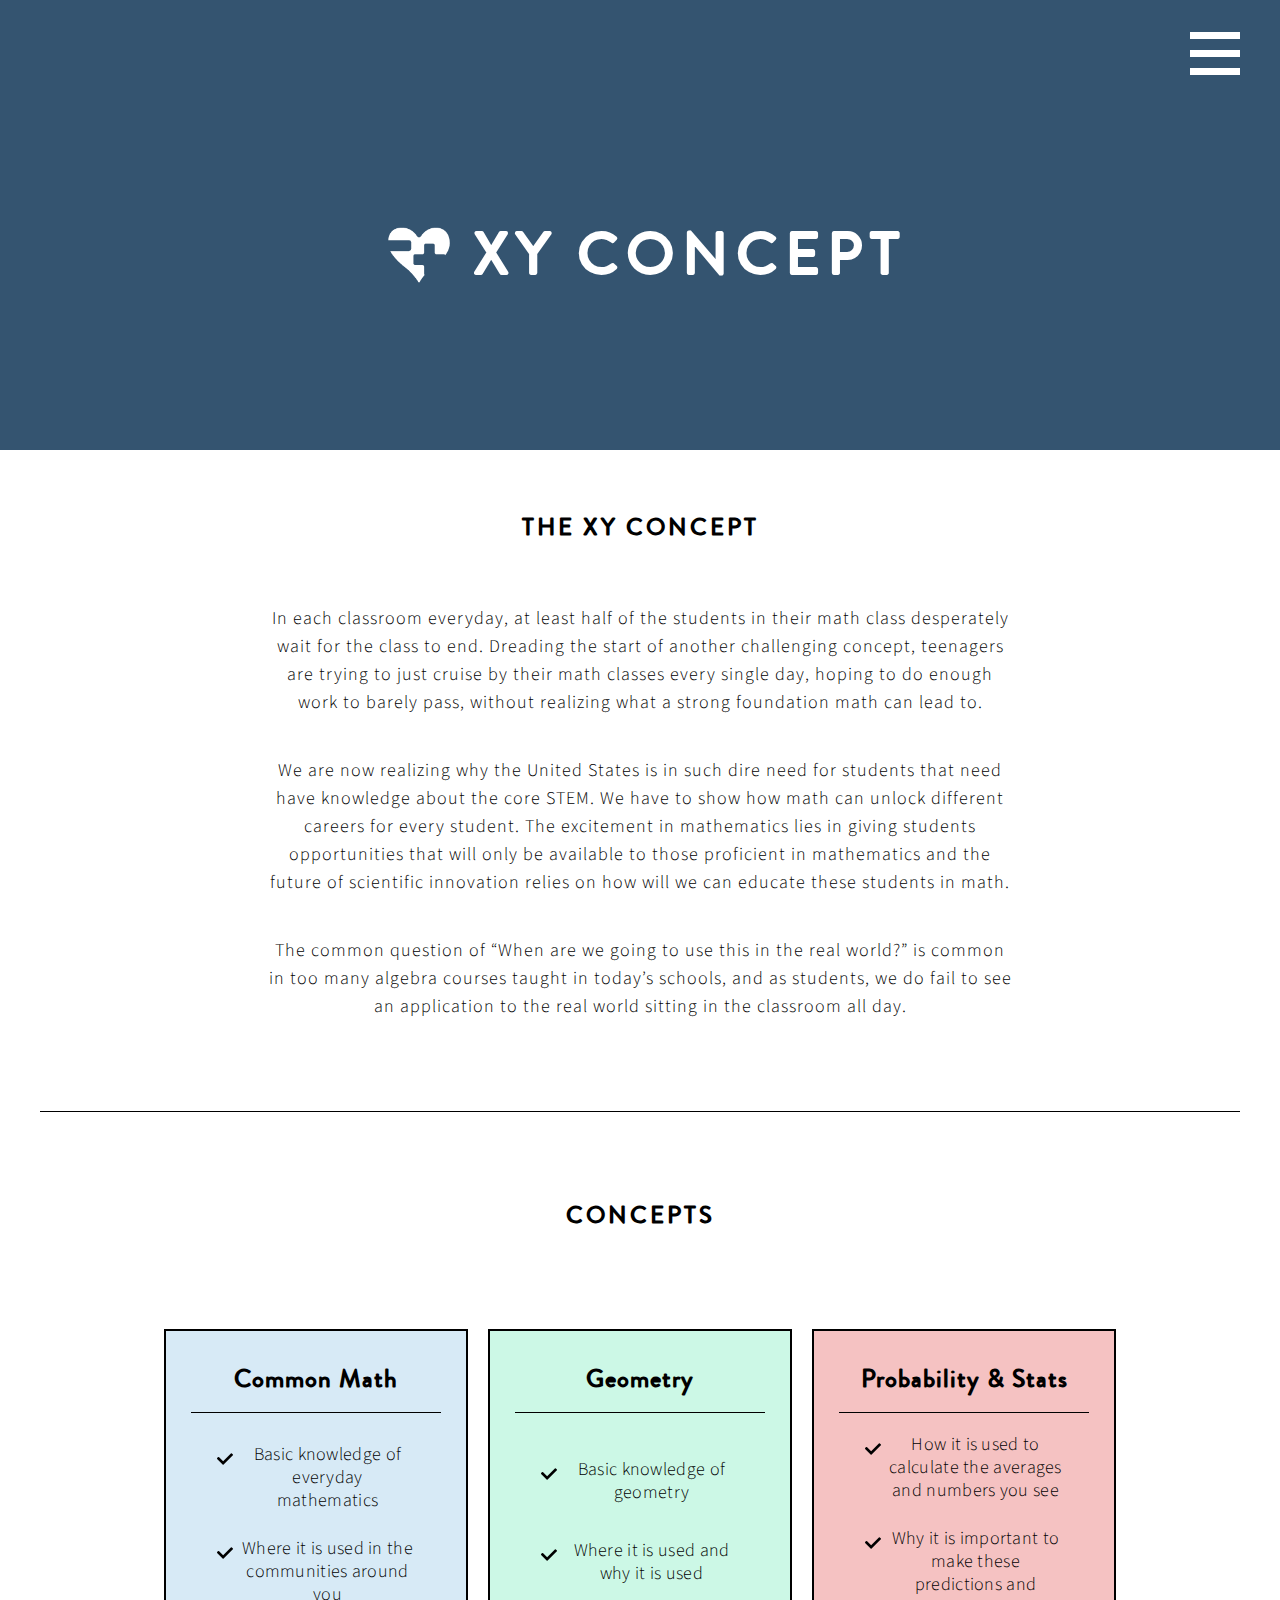
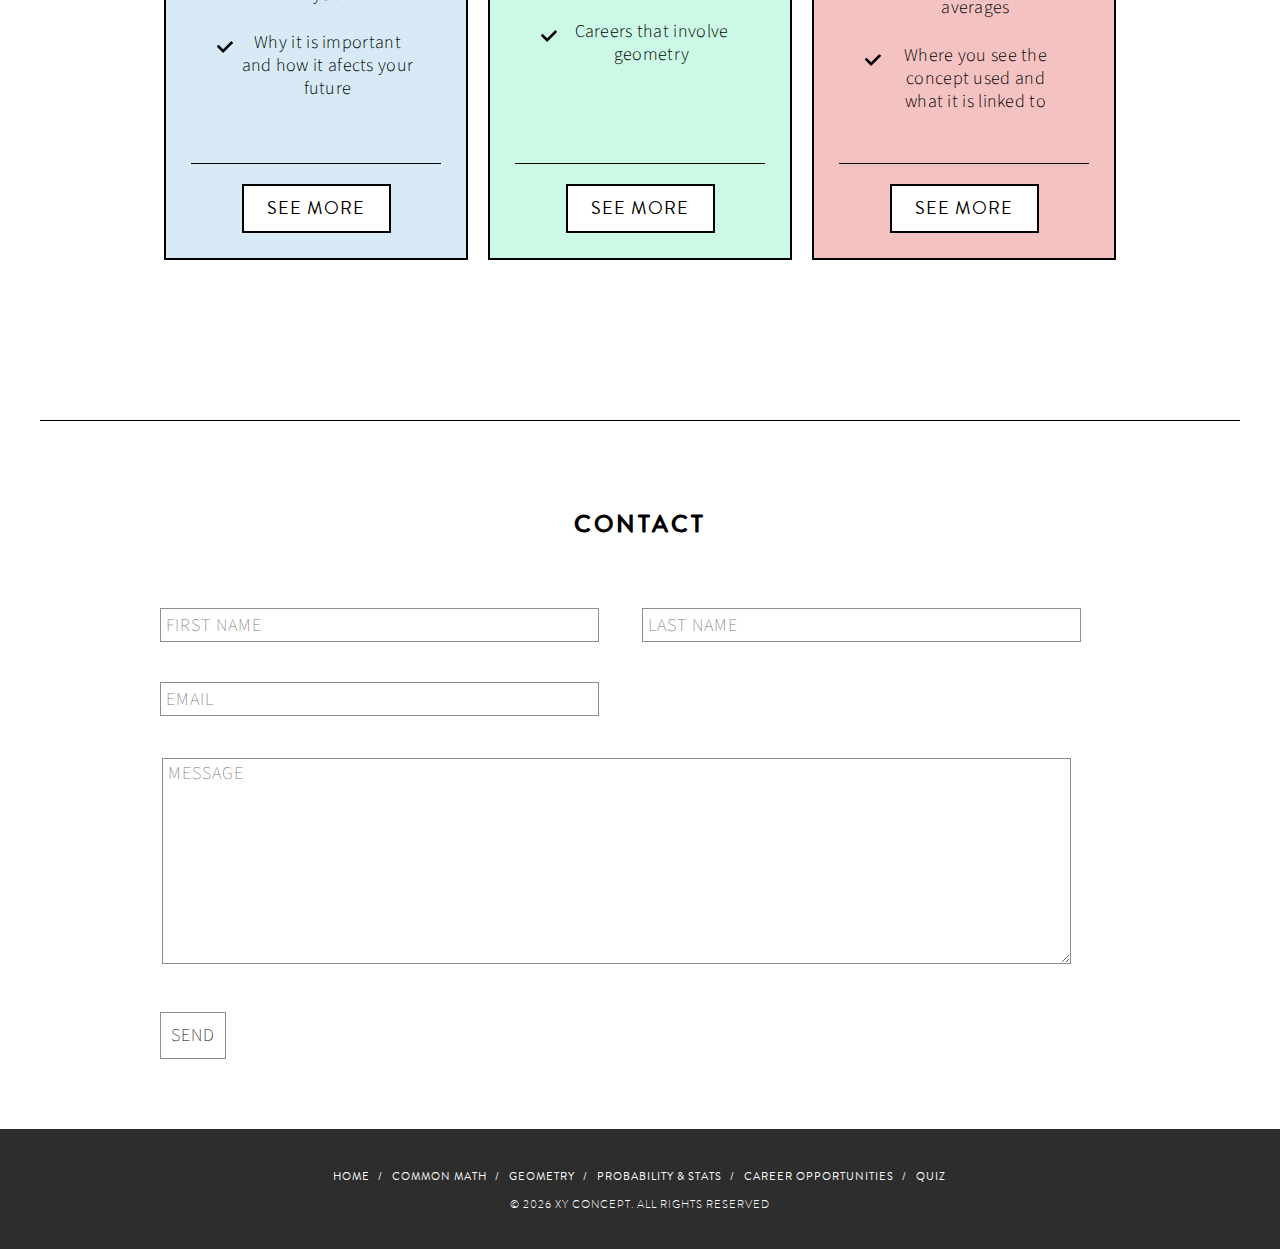
<file: index.html>
<!DOCTYPE html>
<html>

<head>
    <meta charset="UTF-8" />
    <link rel="stylesheet" type="text/css" href="css/style.css">
    <title>The XY Concept</title>
    <link href='https://fonts.googleapis.com/css?family=Source+Sans+Pro:400,200,300,600' rel='stylesheet' type='text/css'>
</head>

<body>
    <header class="home-header">
        <nav class="navigation-menu">
            <li><a href="index.html">Home</a></li>
            <li><a href="arithmetic.html">Common Math</a></li>
            <li><a href="geometry.html">Geometry</a></li>
            <li><a href="probability.html">Probability & Stats</a></li>
            <li><a href="careers.html">Career Opportunities</a></li>
            <li><a href="quiz.html">Quiz</a></li>
        </nav>
        <button class="c-hamburger c-hamburger--htx">
          <span>toggle menu</span>
        </button>
        <div class="home-logo">
            <img class="logo-icon" src="img/xy-icon-white.png">
            <h1 id="title">XY Concept</h1>
        </div>
    </header>
    <div class="home">
        <h2 class="sub-heading">The XY CONCEPT</h2>
        <p>In each classroom everyday, at least half of the students in their math class desperately wait for the class to end. Dreading the start of another challenging concept, teenagers are trying to just cruise by their math classes every single day, hoping to do enough work to barely pass, without realizing what a strong foundation math can lead to.</p>
        <p>We are now realizing why the United States is in such dire need for students that need have knowledge about the core STEM. We have to show how math can unlock different careers for every student. The excitement in mathematics lies in giving students opportunities that will only be available to those proficient in mathematics and the future of scientific innovation relies on how will we can educate these students in math. </p>
        <p id="third">The common question of “When are we going to use this in the real world?” is common in too many algebra courses taught in today’s schools, and as students, we do fail to see an application to the real world sitting in the classroom all day. </p>
        <!-- black line -->
        <div class="black-line"></div>
        <div class="concepts">
            <h1 id="concept-title" class="sub-heading">Concepts</h1>
            <div class="box-wrapper">
                <div class="common-box box">
                    <h3>Common Math</h3>
                    <div class="box-content">
                        <ul>
                            <li>Basic knowledge of everyday mathematics</li>
                            <li>Where it is used in the communities around you</li>
                            <li>Why it is important and how it afects your future</li>
                        </ul>
                    </div>
                    <a href="arithmetic.html">SEE MORE</a>
                </div>
                <div class="geo-box box">
                    <h3>Geometry</h3>
                    <div class="box-content">
                        <ul>
                            <li>Basic knowledge of geometry</li>
                            <li>Where it is used and why it is used</li>
                            <li>Careers that involve geometry</li>
                        </ul>
                    </div>
                    <a href="Geometry.html">SEE MORE</a>
                </div>
                <div class="prob-box box">
                    <h3>Probability & Stats</h3>
                    <div class="box-content">
                        <ul>
                            <li>How it is used to calculate the averages and numbers you see</li>
                            <li>Why it is important to make these predictions and averages</li>
                            <li>Where you see the concept used and what it is linked to</li>
                        </ul>
                    </div>
                    <a href="probability.html">SEE MORE</a>
                </div>
            </div>
        </div>
        <!-- black line -->
        <div class="black-line"></div>
        <div class="contact">
            <h1 id="contact-title" class="sub-heading">Contact</h1>
            <form action="//formspree.io/thexyconcept@gmail.com" method="POST">
                <input class="name" type="text" name="name" placeholder="First name" required class="center">
                <input class="name" type="text" name="name" placeholder="Last Name" required class="center">
                <input class="email" type="email" name="_replyto" placeholder="Email" required class="center">
                <textarea class="message" type="text" name="desc" placeholder="Message" required class="center"></textarea>
                <input type="submit" class="center send" value="SEND">
            </form>
        </div>
    </div>
    <footer>
        <li><a href="index.html">Home</a>/</li>
        <li><a href="arithmetic.html">Common Math</a>/</li>
        <li><a href="geometry.html">Geometry</a>/</li>
        <li><a href="probability.html">Probability & Stats</a>/</li>
        <li><a href="careers.html">Career Opportunities</a>/</li>
        <li><a href="quiz.html">Quiz</a></li>
        <p> &copy;
            <script type="text/javascript">
            document.write(new Date().getFullYear());
            </script> XY CONCEPT. ALL RIGHTS RESERVED</p>
        <script src="//code.jquery.com/jquery-1.12.0.min.js"></script>
        <script src="JS/min/script-min.js"></script>
    </footer>
</body>

</html>
</file>
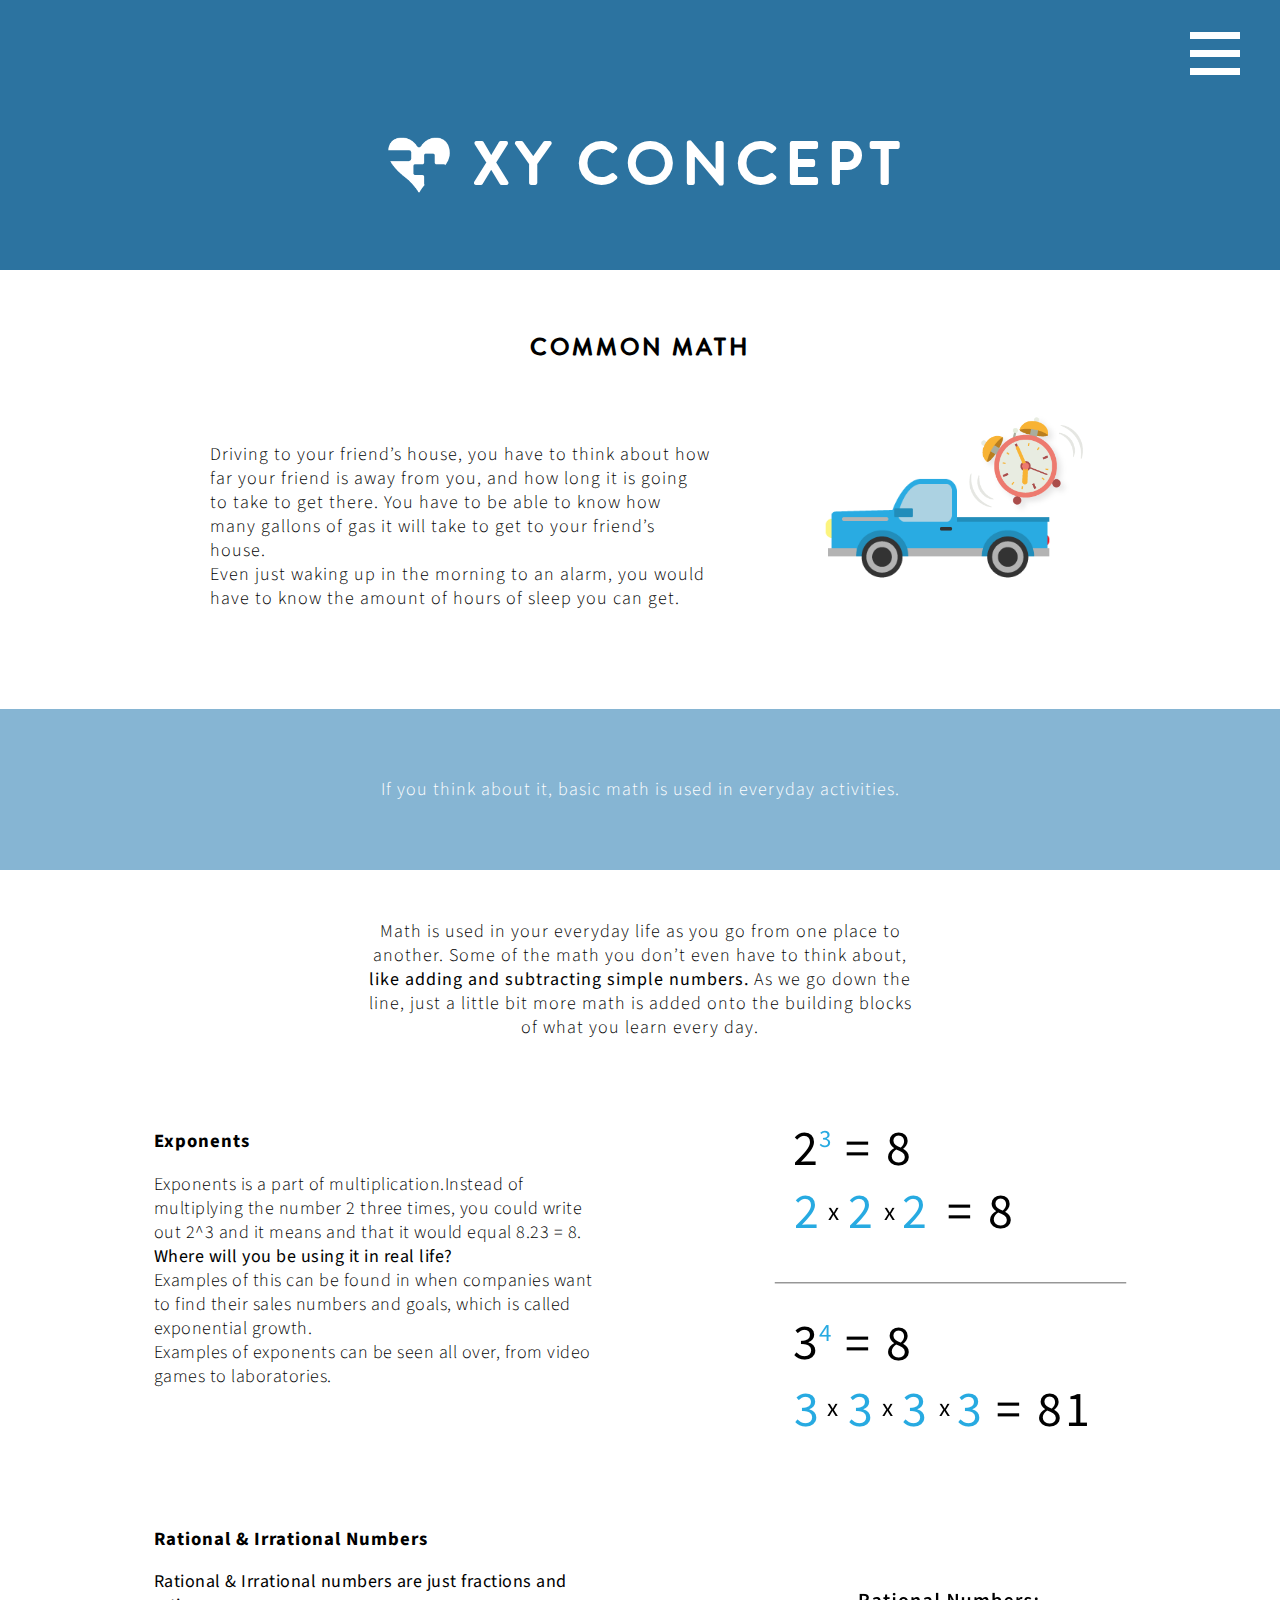
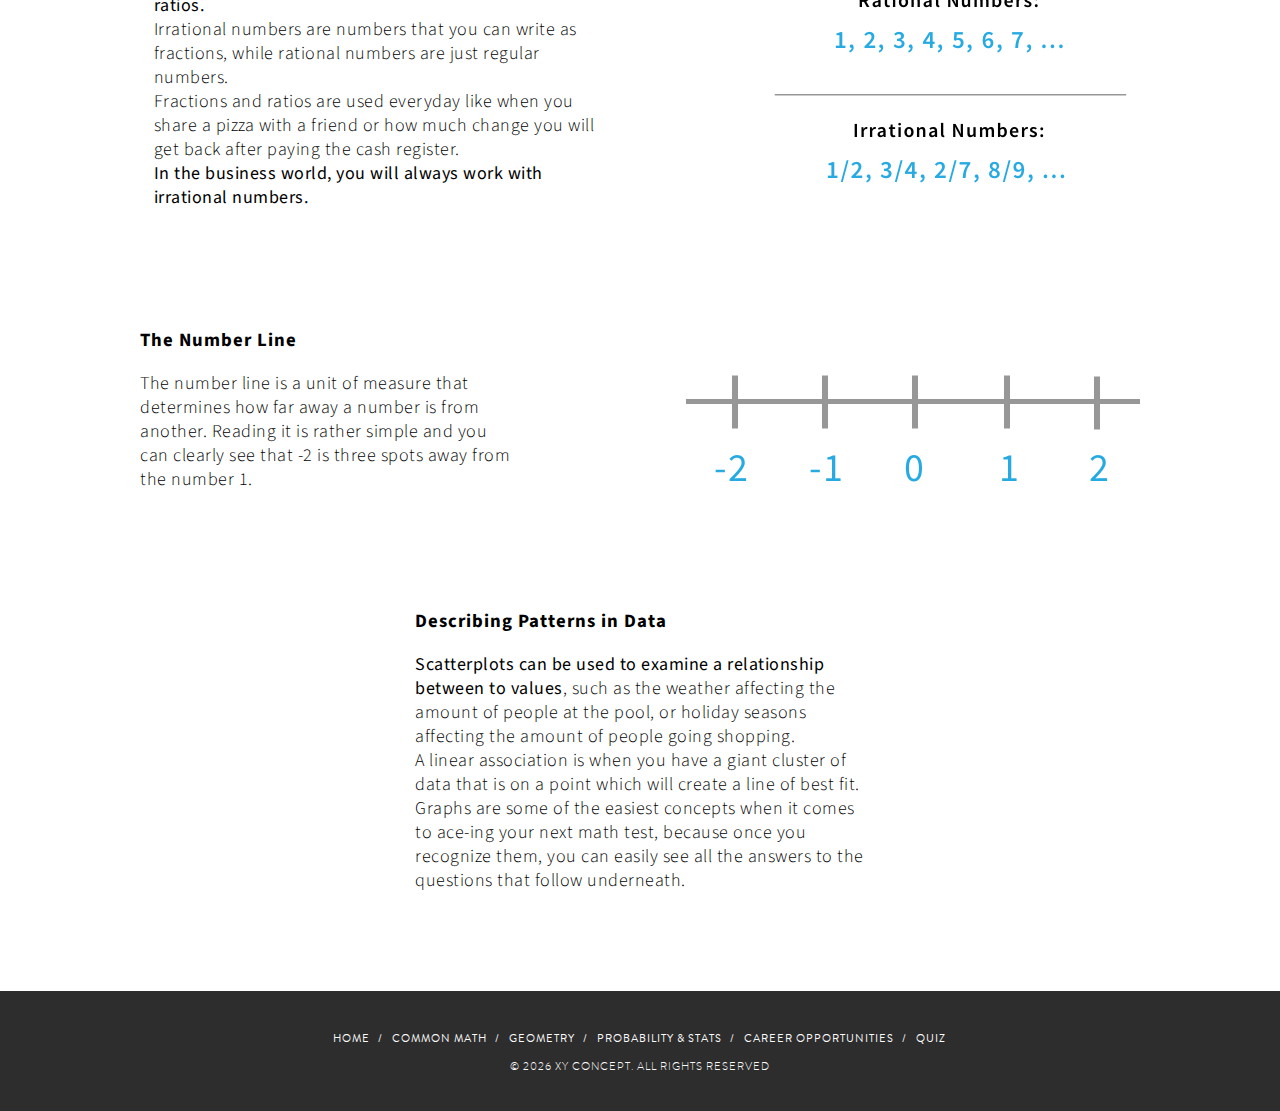
<file: arithmetic.html>
<!DOCTYPE html>
<html>

<head>
    <meta charset="UTF-8" />
    <link rel="stylesheet" type="text/css" href="css/style.css">
    <title>The XY Concept</title>
    <link href='https://fonts.googleapis.com/css?family=Source+Sans+Pro:400,200,300,600' rel='stylesheet' type='text/css'>
</head>

<body>
    <header class="arithmetic-header">
        <nav class="navigation-menu">
            <li><a href="index.html">Home</a></li>
            <li><a href="arithmetic.html">Common Math</a></li>
            <li><a href="geometry.html">Geometry</a></li>
            <li><a href="probability.html">Probability & Stats</a></li>
            <li><a href="careers.html">Career Opportunities</a></li>
            <li><a href="quiz.html">Quiz</a></li>
        </nav>
        <button class="c-hamburger c-hamburger--htx">
          <span>toggle menu</span>
        </button>
        <div class="home-logo">
            <img class="logo-icon" src="img/xy-icon-white.png">
            <h1 id="title">XY Concept</h1>
        </div>
    </header>
    <h2 class="page-title">Common Math</h2>
    <div class="intro">
        <div class="section-row">
            <p id="description">Driving to your friend’s house, you have to think about how far your friend is away from you, and how long it is going to take to get there. You have to be able to know how many gallons of gas it will take to get to your friend’s house.
                <br> Even just waking up in the morning to an alarm, you would have to know the amount of hours of sleep you can get.</p>
            <div class="truck-wrapper">
                <img id="truck" src="img/blue_car.png">
                <img id="clock" src="img/alarm_clock.png">
            </div>
        </div>
        <div id="blue-sub-heading">
            <p>If you think about it, basic math is used in everyday activities.</p>
        </div>
    </div>
    <div class="timeline">
        <p class="timeline-intro">Math is used in your everyday life as you go from one place to another. Some of the math you don’t even have to think about, <b>like adding and subtracting simple numbers.</b> As we go down the line, just a little bit more math is added onto the building blocks of what you learn every day.</p>
        <div class="exponents section-row">
            <div class="timeline-text">
                <h3>Exponents</h3>
                <p>Exponents is a part of multiplication.Instead of multiplying the number 2 three times, you could write out 2^3 and it means and that it would equal 8.23 = 8.
                    <br>
                    <b>Where will you be using it in real life?</b>
                    <br> Examples of this can be found in when companies want to find their sales numbers and goals, which is called exponential growth.
                    <br> Examples of exponents can be seen all over, from video games to laboratories.</p>
            </div>
            <img src="img/exponents_example.png">
        </div>
        <div class="numbers section-row">
            <div class="timeline-text">
                <h3>Rational & Irrational Numbers</h3>
                <p><b>Rational & Irrational numbers are just fractions and ratios.</b>
                    <br>Irrational numbers are numbers that you can write as fractions, while rational numbers are just regular numbers.
                    <br>Fractions and ratios are used everyday like when you share a pizza with a friend or how much change you will get back after paying the cash register.
                    <br>
                    <b>In the business world, you will always work with irrational numbers.</b></p>
            </div>
            <img src="img/numbers_example.png">
        </div>
        <div class="numberline section-row">
            <div class="timeline-text">
                <h3>The Number Line</h3>
                <p>The number line is a unit of measure that determines how far away a number is from another. Reading it is rather simple and you can clearly see that -2 is three spots away from the number 1.</p>
            </div>
            <img src="img/number_line.png">
        </div>
        <div class="data section-row">
            <div class="timeline-text">
                <h3>Describing Patterns in Data</h3>
                <p><b>Scatterplots can be used to examine a relationship between to values</b>, such as the weather affecting the amount of people at the pool, or holiday seasons affecting the amount of people going shopping.
                    <br> A linear association is when you have a giant cluster of data that is on a point which will create a line of best fit.
                    <br> Graphs are some of the easiest concepts when it comes to ace-ing your next math test, because once you recognize them, you can easily see all the answers to the questions that follow underneath.</p>
            </div>
        </div>
    </div>
    <footer>
        <li><a href="index.html">Home</a>/</li>
        <li><a href="arithmetic.html">Common Math</a>/</li>
        <li><a href="geometry.html">Geometry</a>/</li>
        <li><a href="probability.html">Probability & Stats</a>/</li>
        <li><a href="careers.html">Career Opportunities</a>/</li>
        <li><a href="quiz.html">Quiz</a></li>
        <p> &copy;
            <script type="text/javascript">
            document.write(new Date().getFullYear());
            </script> XY CONCEPT. ALL RIGHTS RESERVED</p>
            <script src="//code.jquery.com/jquery-1.12.0.min.js"></script>
            <script src="JS/min/script-min.js"></script>
    </footer>
</body>

</html>
</file>
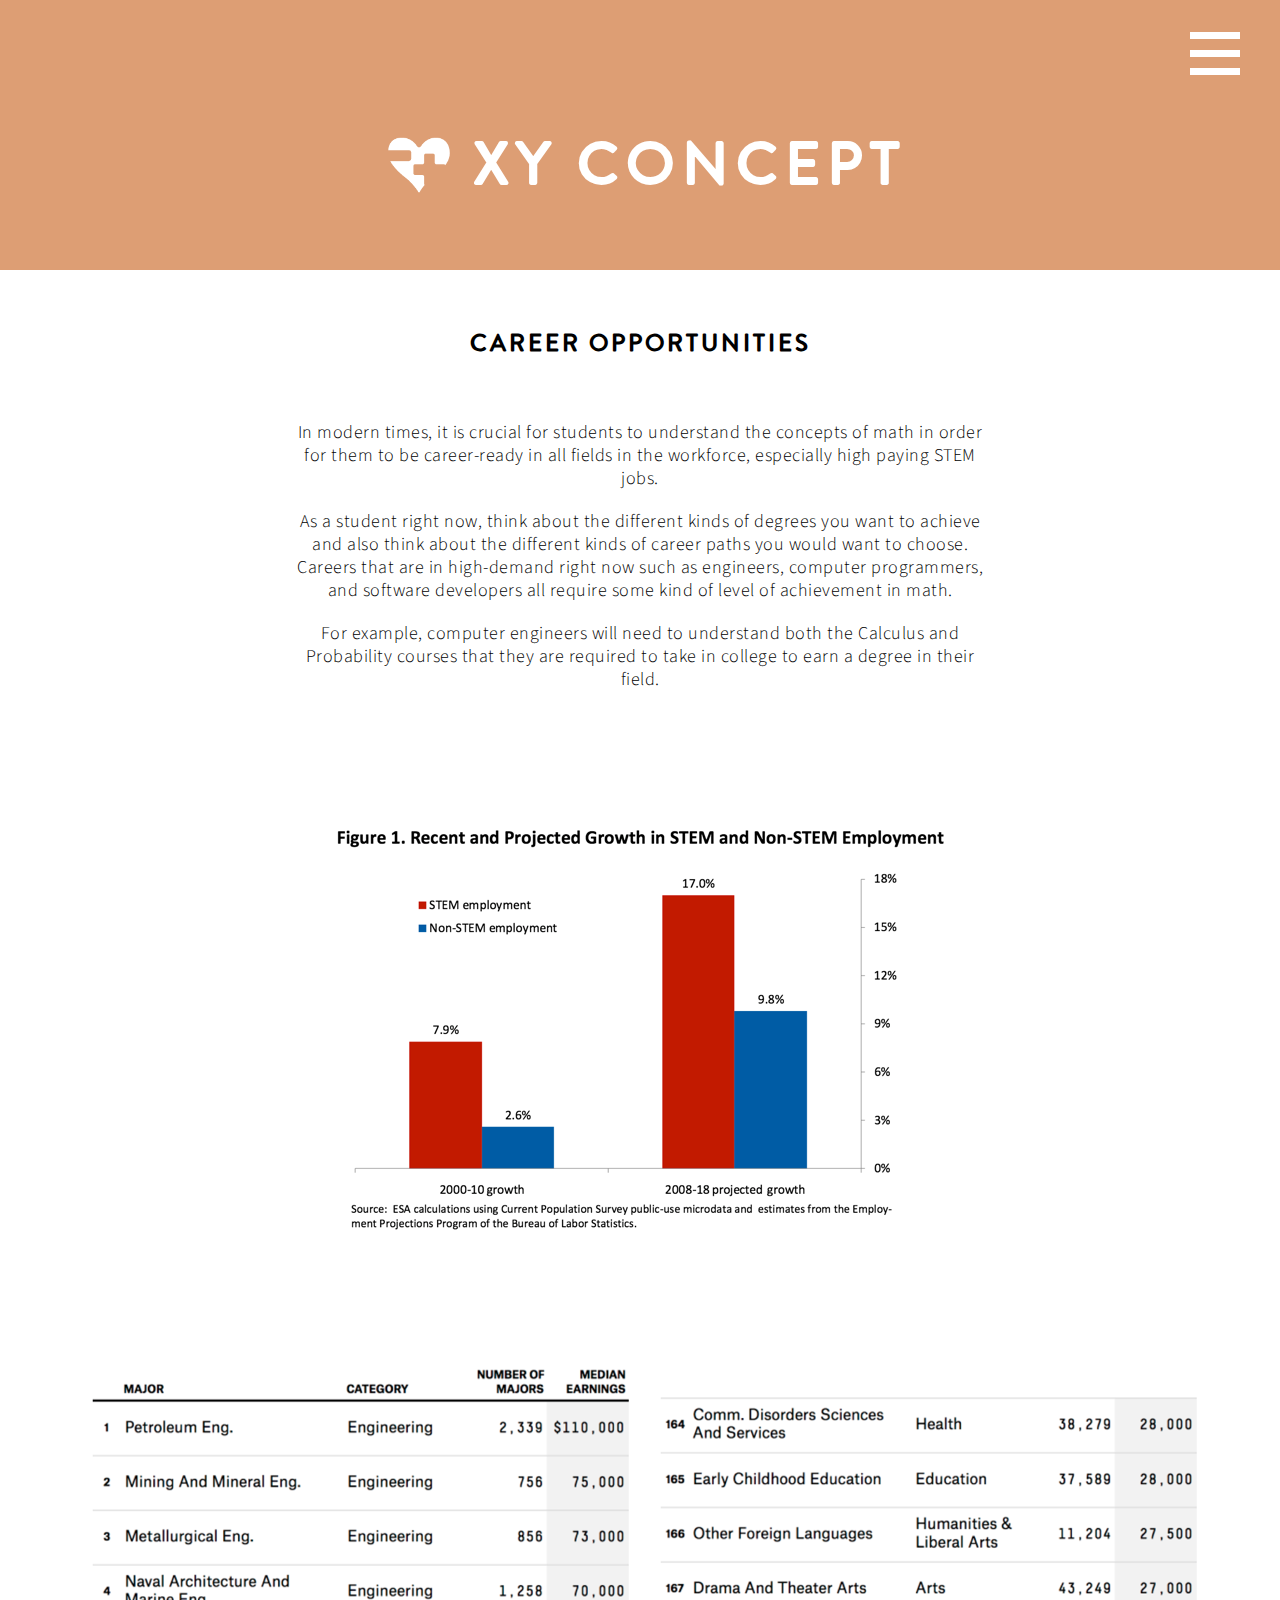
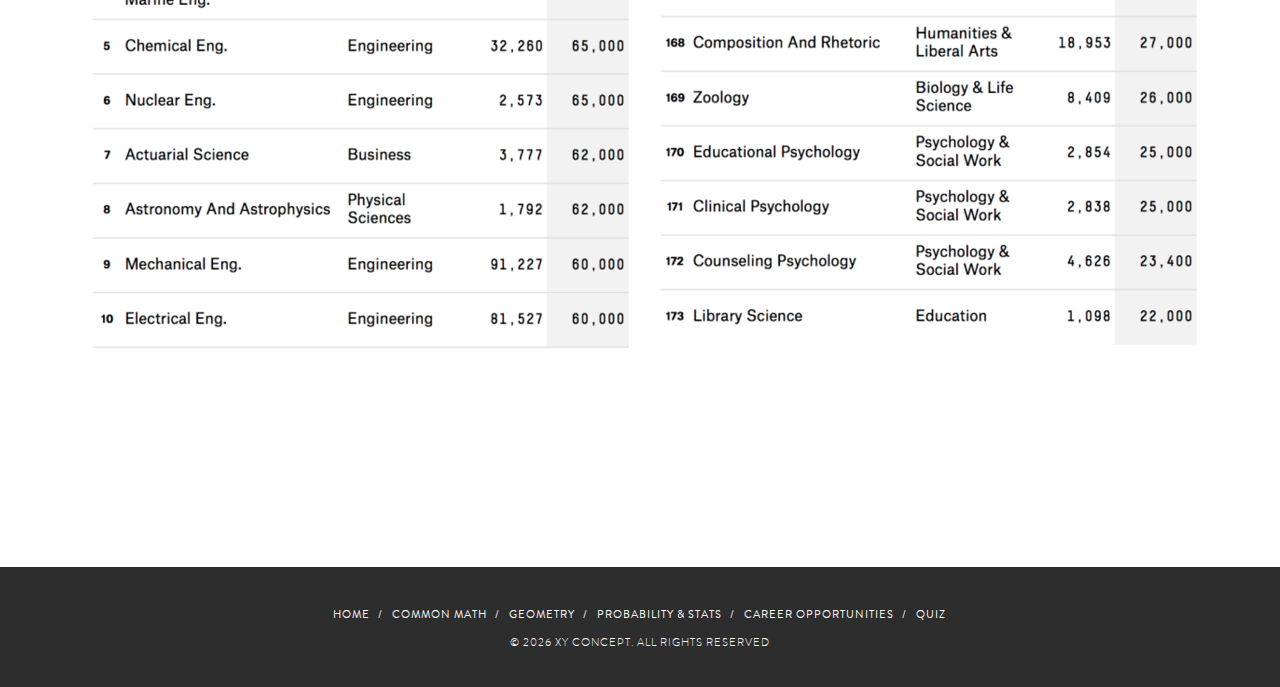
<file: careers.html>
<!DOCTYPE html>
<html>

<head>
    <meta charset="UTF-8" />
    <link rel="stylesheet" type="text/css" href="css/style.css">
    <title>The XY Concept</title>
    <link href='https://fonts.googleapis.com/css?family=Source+Sans+Pro:400,200,300,600' rel='stylesheet' type='text/css'>
</head>

<body>
    <header class="careers-header">
        <nav class="navigation-menu">
            <li><a href="index.html">Home</a></li>
            <li><a href="arithmetic.html">Common Math</a></li>
            <li><a href="geometry.html">Geometry</a></li>
            <li><a href="probability.html">Probability & Stats</a></li>
            <li><a href="careers.html">Career Opportunities</a></li>
            <li><a href="quiz.html">Quiz</a></li>
        </nav>
        <button class="c-hamburger c-hamburger--htx">
          <span>toggle menu</span>
        </button>
        <div class="home-logo">
            <img class="logo-icon" src="img/xy-icon-white.png">
            <h1 id="title">XY Concept</h1>
        </div>
    </header>
    <h1 class="page-title">Career Opportunities</h1>
    <div class="career">
        <p>In modern times, it is crucial for students to understand the concepts of math in order for them to be career-ready in all fields in the workforce, especially high paying STEM jobs.
        </p>
        <p>As a student right now, think about the different kinds of degrees you want to achieve and also think about the different kinds of career paths you would want to choose. Careers that are in high-demand right now such as engineers, computer programmers, and software developers all require some kind of level of achievement in math.
        </p>
        <p>For example, computer engineers will need to understand both the Calculus and Probability courses that they are required to take in college to earn a degree in their field.</p>
        <div class="careers-image-wrapper">
            <img id="bar-graphs" src="img/bar-graphs.png" height="438" width="666">
            <img src="img/jobs-1.png" height="606" width="558">
            <img src="img/jobs-2.png" height="578" width="566">
        </div>
    </div>
    <footer>
        <li><a href="index.html">Home</a>/</li>
        <li><a href="arithmetic.html">Common Math</a>/</li>
        <li><a href="geometry.html">Geometry</a>/</li>
        <li><a href="probability.html">Probability & Stats</a>/</li>
        <li><a href="careers.html">Career Opportunities</a>/</li>
        <li><a href="quiz.html">Quiz</a></li>
        <p> &copy;
            <script type="text/javascript">
            document.write(new Date().getFullYear());
            </script> XY CONCEPT. ALL RIGHTS RESERVED</p>
            <script src="//code.jquery.com/jquery-1.12.0.min.js"></script>
            <script src="JS/min/script-min.js"></script>
    </footer>
</body>

</html>
</file>
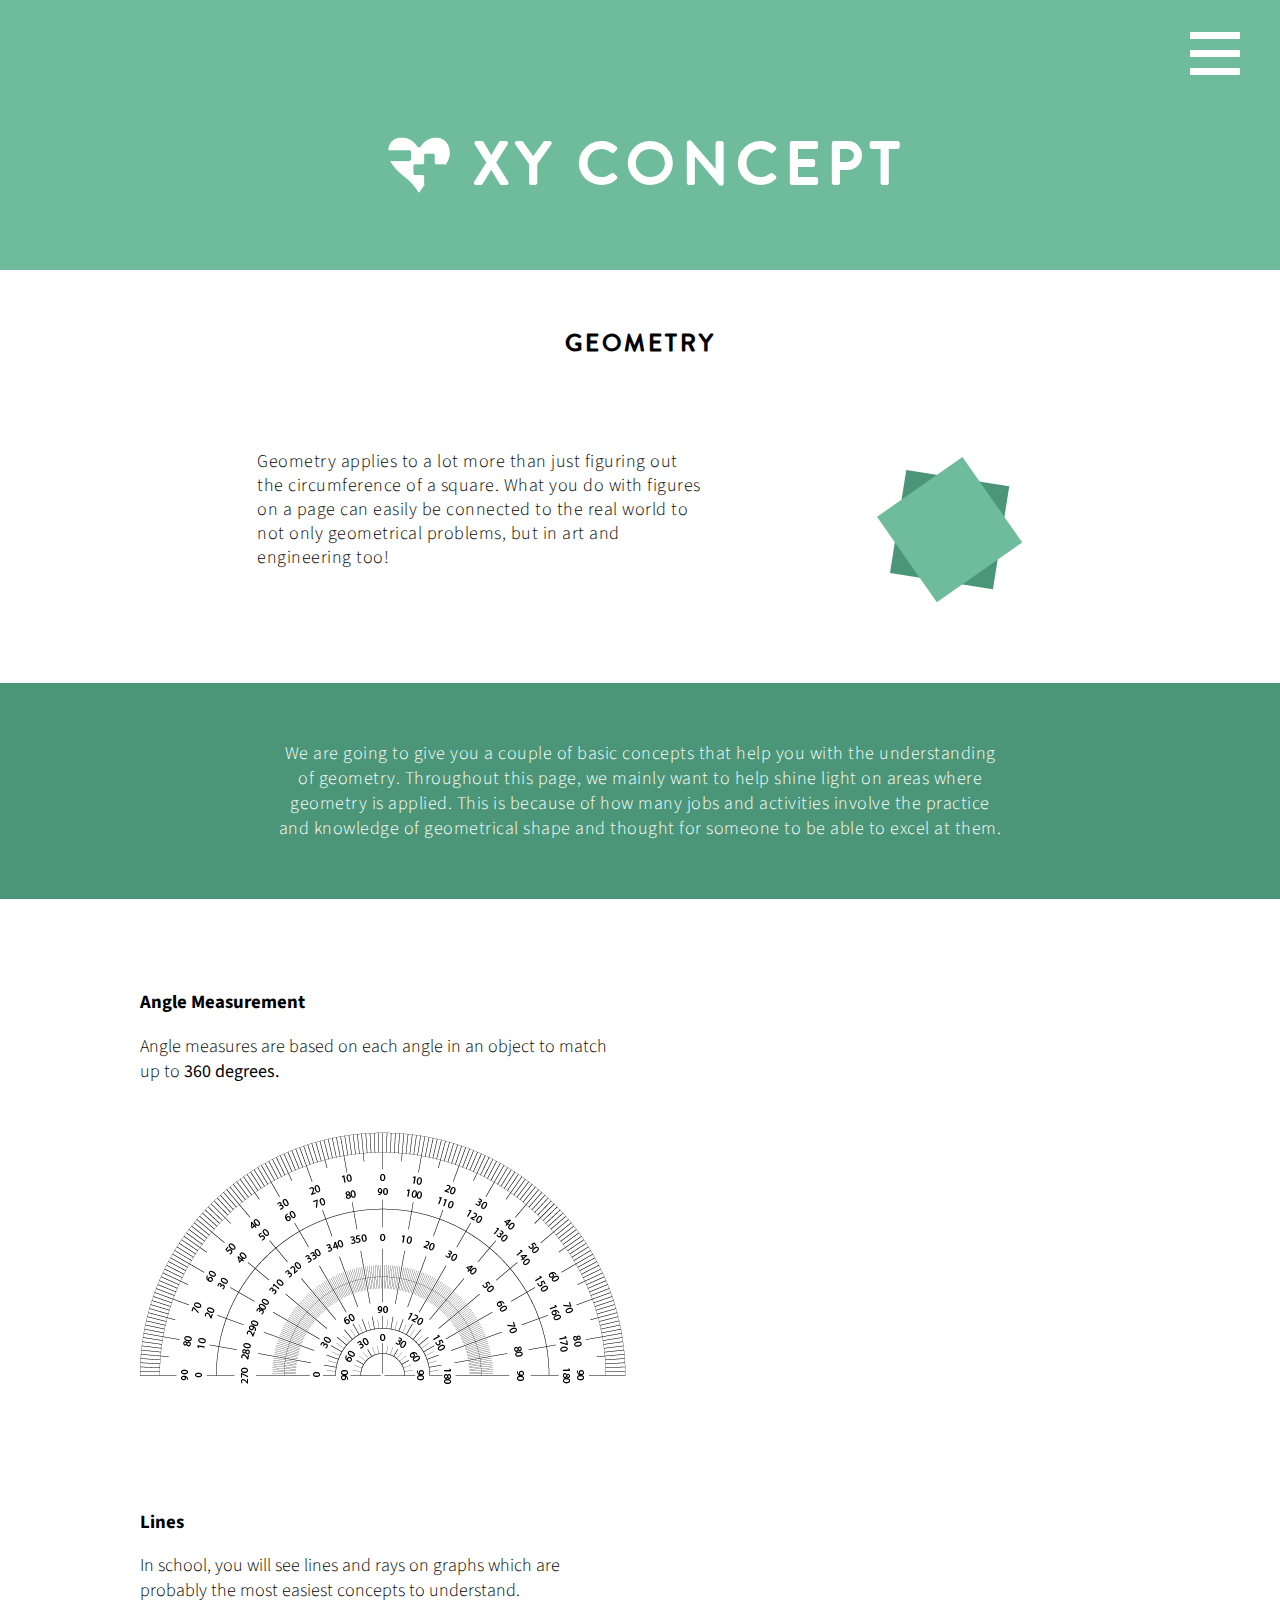
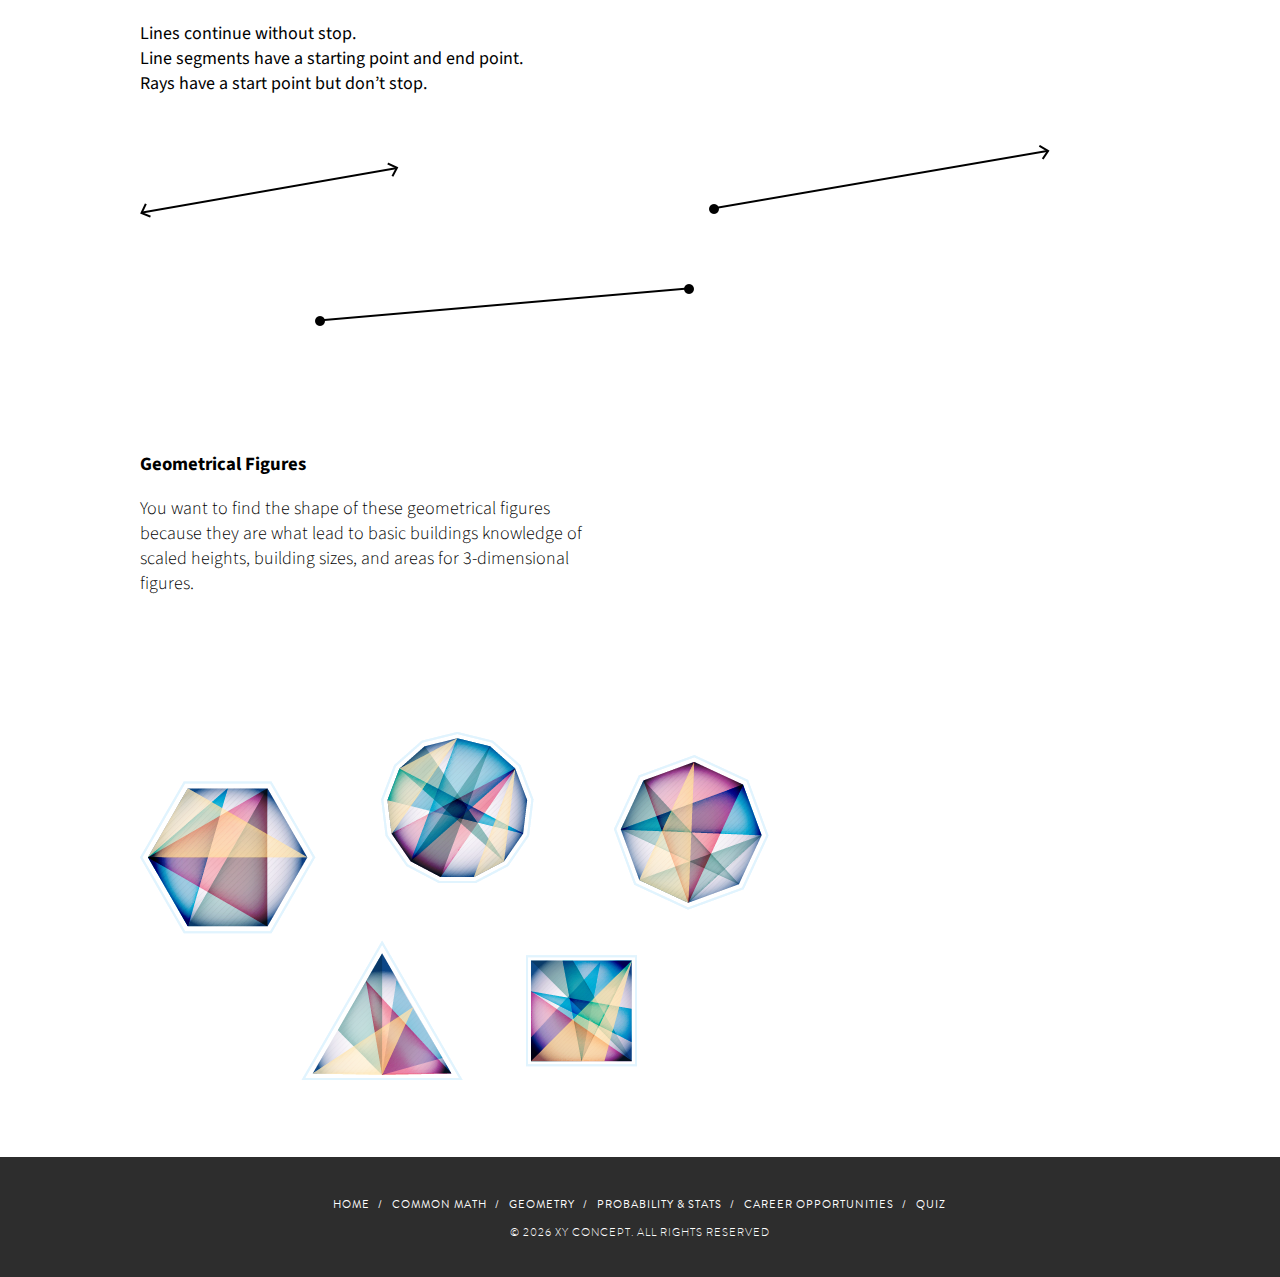
<file: geometry.html>
<!DOCTYPE html>
<html>

<head>
    <meta charset="UTF-8" />
    <link rel="stylesheet" type="text/css" href="css/style.css">
    <title>The XY Concept</title>
    <link href='https://fonts.googleapis.com/css?family=Source+Sans+Pro:400,200,300,600' rel='stylesheet' type='text/css'>
</head>

<body>
    <header class="geometry-header">
        <nav class="navigation-menu">
            <li><a href="index.html">Home</a></li>
            <li><a href="arithmetic.html">Common Math</a></li>
            <li><a href="geometry.html">Geometry</a></li>
            <li><a href="probability.html">Probability & Stats</a></li>
            <li><a href="careers.html">Career Opportunities</a></li>
            <li><a href="quiz.html">Quiz</a></li>
        </nav>
        <button class="c-hamburger c-hamburger--htx">
          <span>toggle menu</span>
        </button>
        <div class="home-logo">
            <img class="logo-icon" src="img/xy-icon-white.png">
            <h1 id="title">XY Concept</h1>
        </div>
    </header>
    <h1 class="page-title">Geometry</h1>
    <div class="geometry section-row">
        <p>Geometry applies to a lot more than just figuring out the circumference of a square. What you do with figures on a page can easily be connected to the real world to not only geometrical problems, but in art and engineering too!</p>
        <img src="img/green_squares.png">
    </div>
    <div class="basic">
        <p>We are going to give you a couple of basic concepts that help you with the understanding of geometry. Throughout this page, we mainly want to help shine light on areas where geometry is applied. This is because of how many jobs and activities involve the practice and knowledge of geometrical shape and thought for someone to be able to excel at them.</p>
    </div>
    <div class="geometry-wrapper">
        <div class="angles">
            <h3>Angle Measurement</h3>
            <p>Angle measures are based on each angle in an object to match up to <b>360 degrees.</b></p>
            <img id="protractor" src="img/protractor.png">
        </div>
        <div class="lines">
            <h3>Lines</h3>
            <p>In school, you will see lines and rays on graphs which are probably the most easiest concepts to understand.</p>
            <p><b>Lines continue without stop.
      <br>Line segments have a starting point and end point.
      <br>Rays have a start point but don’t stop.</b></p>
            <img id="lines" src="img/line_graphics.png">
        </div>
        <div class="geometrical">
            <h3>Geometrical Figures</h3>
            <p>You want to find the shape of these geometrical figures because they are what lead to basic buildings knowledge of scaled heights, building sizes, and areas for 3-dimensional figures.</p>
            <img src="img/geometry_shapes.png">
        </div>
    </div>
    <footer>
        <li><a href="index.html">Home</a>/</li>
        <li><a href="arithmetic.html">Common Math</a>/</li>
        <li><a href="geometry.html">Geometry</a>/</li>
        <li><a href="probability.html">Probability & Stats</a>/</li>
        <li><a href="careers.html">Career Opportunities</a>/</li>
        <li><a href="quiz.html">Quiz</a></li>
        <p> &copy;
            <script type="text/javascript">
            document.write(new Date().getFullYear());
            </script> XY CONCEPT. ALL RIGHTS RESERVED</p>
            <script src="//code.jquery.com/jquery-1.12.0.min.js"></script>
            <script src="JS/min/script-min.js"></script>
    </footer>
</body>

</html>
</file>
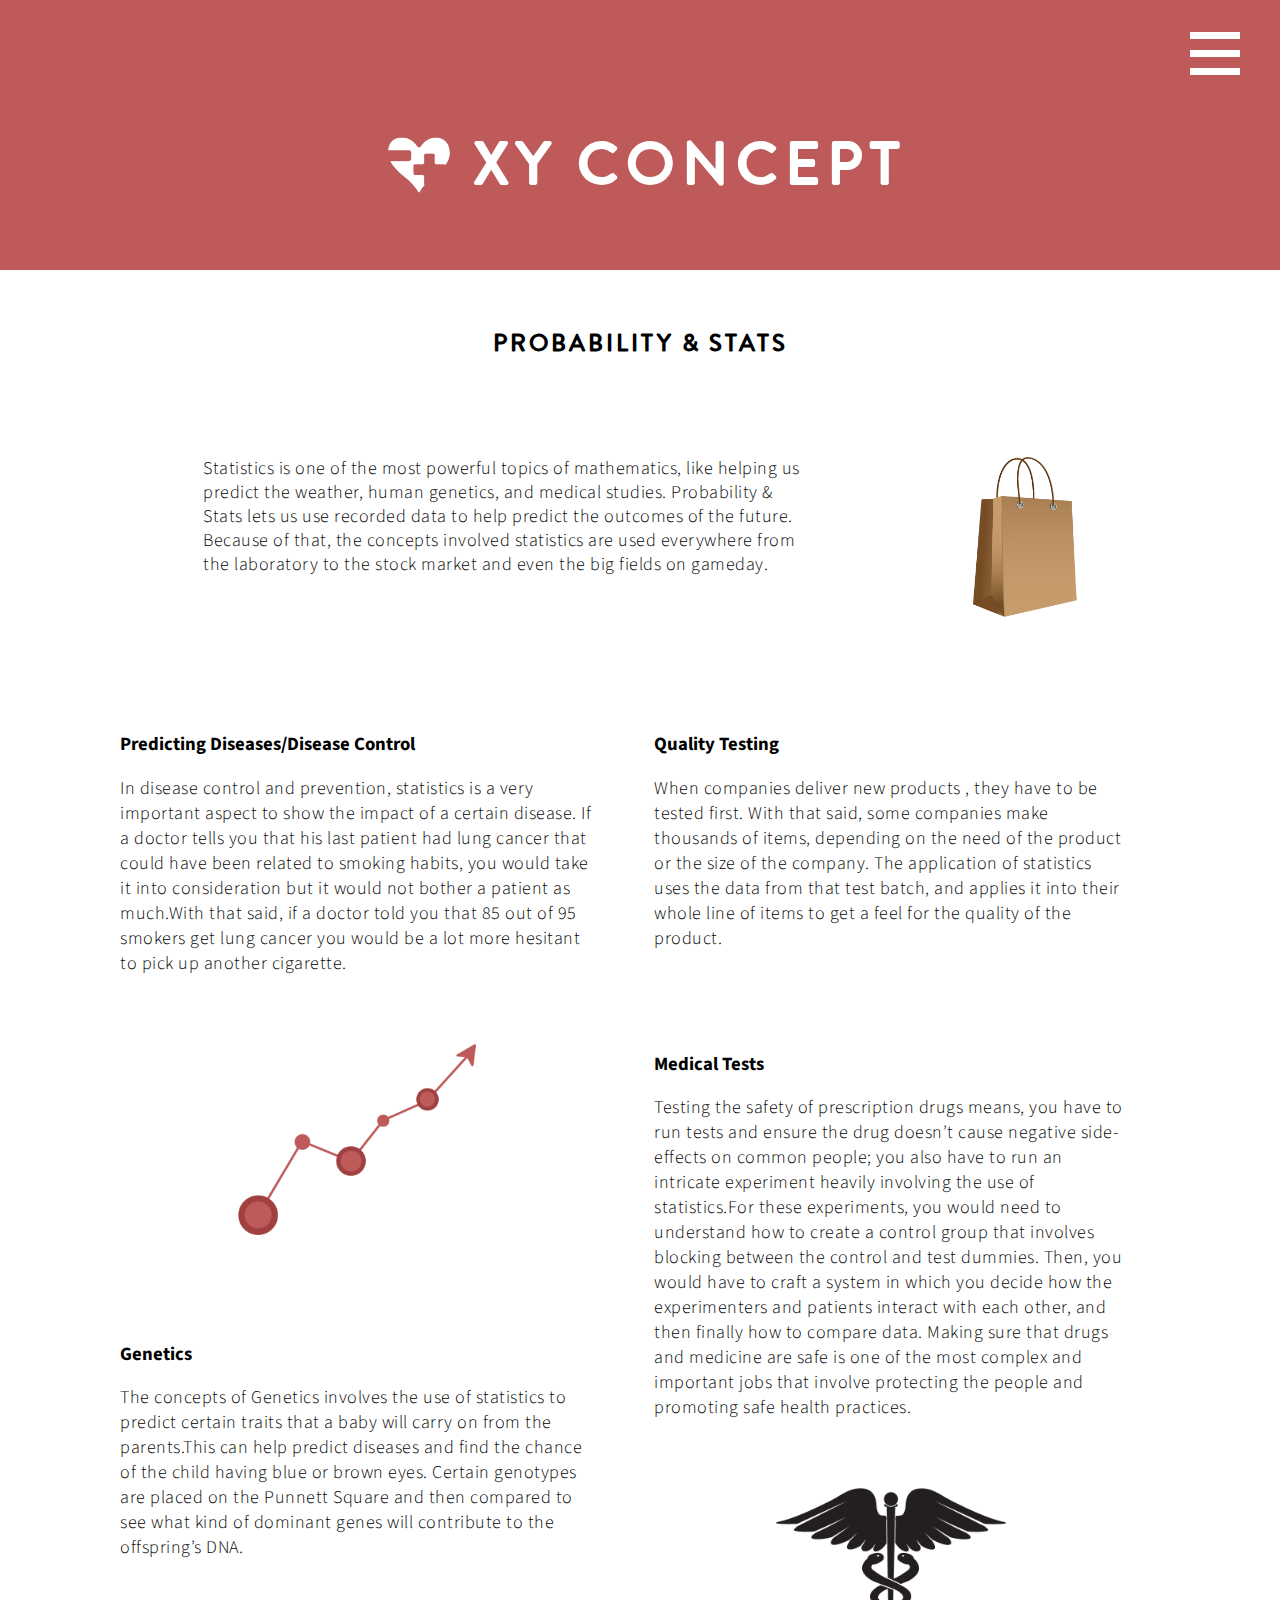
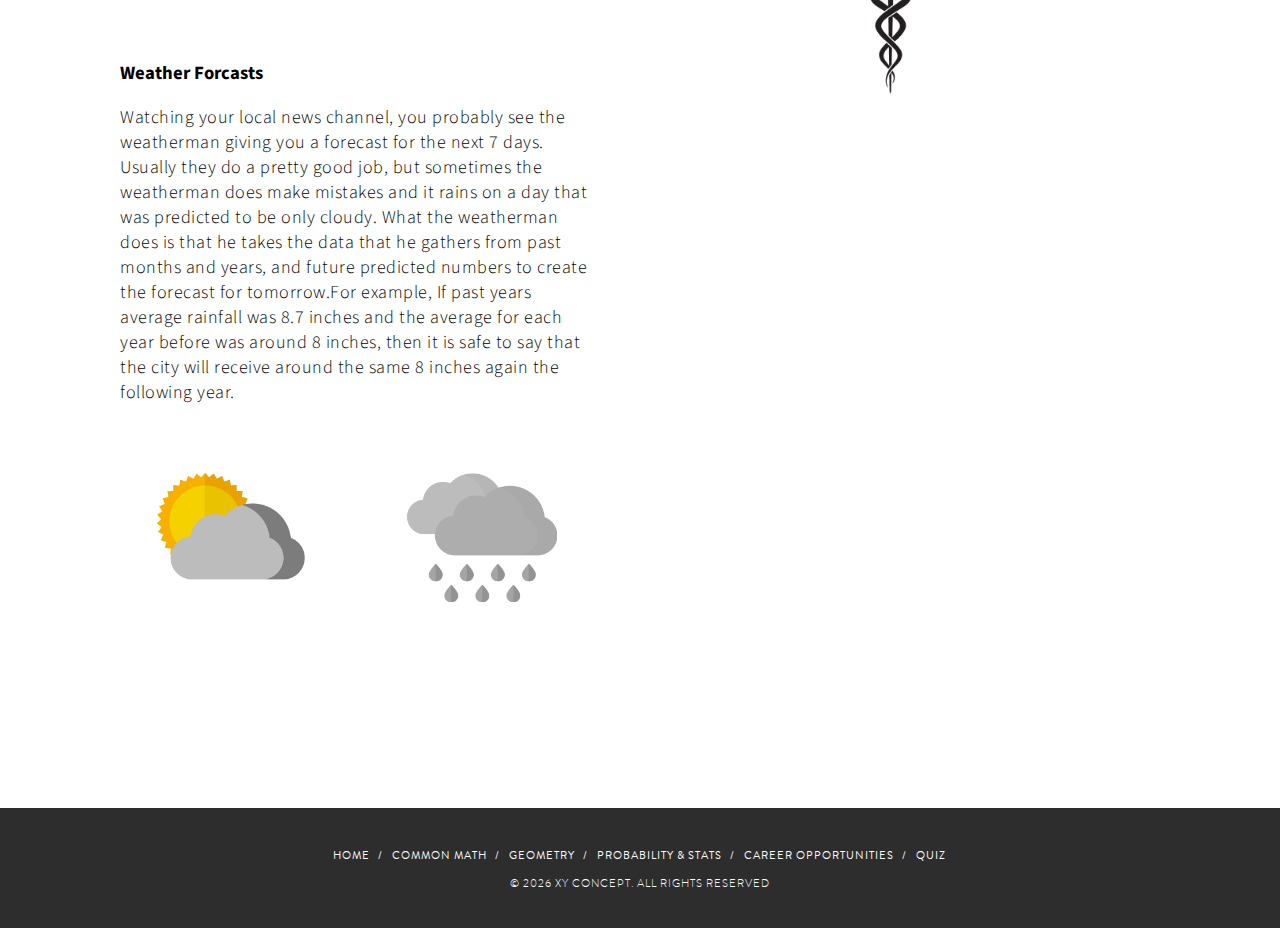
<file: probability.html>
<!DOCTYPE html>
<html>

<head>
    <meta charset="UTF-8" />
    <link rel="stylesheet" type="text/css" href="css/style.css">
    <title>The XY Concept</title>
    <link href='https://fonts.googleapis.com/css?family=Source+Sans+Pro:400,200,300,600' rel='stylesheet' type='text/css'>
</head>

<body>
    <header class="probability-header">
        <nav class="navigation-menu">
            <li><a href="index.html">Home</a></li>
            <li><a href="arithmetic.html">Common Math</a></li>
            <li><a href="geometry.html">Geometry</a></li>
            <li><a href="probability.html">Probability & Stats</a></li>
            <li><a href="careers.html">Career Opportunities</a></li>
            <li><a href="quiz.html">Quiz</a></li>
        </nav>
        <button class="c-hamburger c-hamburger--htx">
          <span>toggle menu</span>
        </button>
        <div class="home-logo">
            <img class="logo-icon" src="img/xy-icon-white.png">
            <h1 id="title">XY Concept</h1>
        </div>
    </header>
    <h1 class="page-title">Probability & Stats</h1>
    <div class="probability section-row">
        <p>Statistics is one of the most powerful topics of mathematics, like helping us predict the weather, human genetics, and medical studies. Probability & Stats lets us use recorded data to help predict the outcomes of the future. Because of that, the concepts involved statistics are used everywhere from the laboratory to the stock market and even the big fields on gameday.</p>
        <img src="img/brown_bag.png">
    </div>
    <div class="probability-wrapper">
        <div class="probability-section-1">
            <div class="disease">
                <h3>Predicting Diseases/Disease Control</h3>
                <p>In disease control and prevention, statistics is a very important aspect to show the impact of a certain disease. If a doctor tells you that his last patient had lung cancer that could have been related to smoking habits, you would take it into consideration but it would not bother a patient as much.With that said, if a doctor told you that 85 out of 95 smokers get lung cancer you would be a lot more hesitant to pick up another cigarette. </p>
                <img src="img/stats.png">
            </div>
            <div class="genetics">
                <h3>Genetics</h3>
                <p>The concepts of Genetics involves the use of statistics to predict certain traits that a baby will carry on from the parents.This can help predict diseases and find the chance of the child having blue or brown eyes. Certain genotypes are placed on the Punnett Square and then compared to see what kind of dominant genes will contribute to the offspring’s DNA.</p>
            </div>
            <div class="weather">
                <h3>Weather Forcasts</h3>
                <p>Watching your local news channel, you probably see the weatherman giving you a forecast for the next 7 days. Usually they do a pretty good job, but sometimes the weatherman does make mistakes and it rains on a day that was predicted to be only cloudy. What the weatherman does is that he takes the data that he gathers from past months and years, and future predicted numbers to create the forecast for tomorrow.For example, If past years average rainfall was 8.7 inches and the average for each year before was around 8 inches, then it is safe to say that the city will receive around the same 8 inches again the following year.</p>
                <img src="img/weather.png">
            </div>
        </div>
        <div class="probability-section-2">
            <div class="quality">
                <h3>Quality Testing</h3>
                <p>When companies deliver new products , they have to be tested first. With that said, some companies make thousands of items, depending on the need of the product or the size of the company. The application of statistics uses the data from that test batch, and applies it into their whole line of items to get a feel for the quality of the product.</p>
            </div>
            <div class="medical">
                <h3>Medical Tests</h3>
                <p>Testing the safety of prescription drugs means, you have to run tests and ensure the drug doesn’t cause negative side-effects on common people; you also have to run an intricate experiment heavily involving the use of statistics.For these experiments, you would need to understand how to create a control group that involves blocking between the control and test dummies. Then, you would have to craft a system in which you decide how the experimenters and patients interact with each other, and then finally how to compare data. Making sure that drugs and medicine are safe is one of the most complex and important jobs that involve protecting the people and promoting safe health practices.</p>
                <img src="img/medical.png">
            </div>
        </div>
    </div>
    <footer>
        <li><a href="index.html">Home</a>/</li>
        <li><a href="arithmetic.html">Common Math</a>/</li>
        <li><a href="geometry.html">Geometry</a>/</li>
        <li><a href="probability.html">Probability & Stats</a>/</li>
        <li><a href="careers.html">Career Opportunities</a>/</li>
        <li><a href="quiz.html">Quiz</a></li>
        <p> &copy;
            <script type="text/javascript">
            document.write(new Date().getFullYear());
            </script> XY CONCEPT. ALL RIGHTS RESERVED</p>
            <script src="//code.jquery.com/jquery-1.12.0.min.js"></script>
            <script src="JS/min/script-min.js"></script>
    </footer>
</body>

</html>
</file>
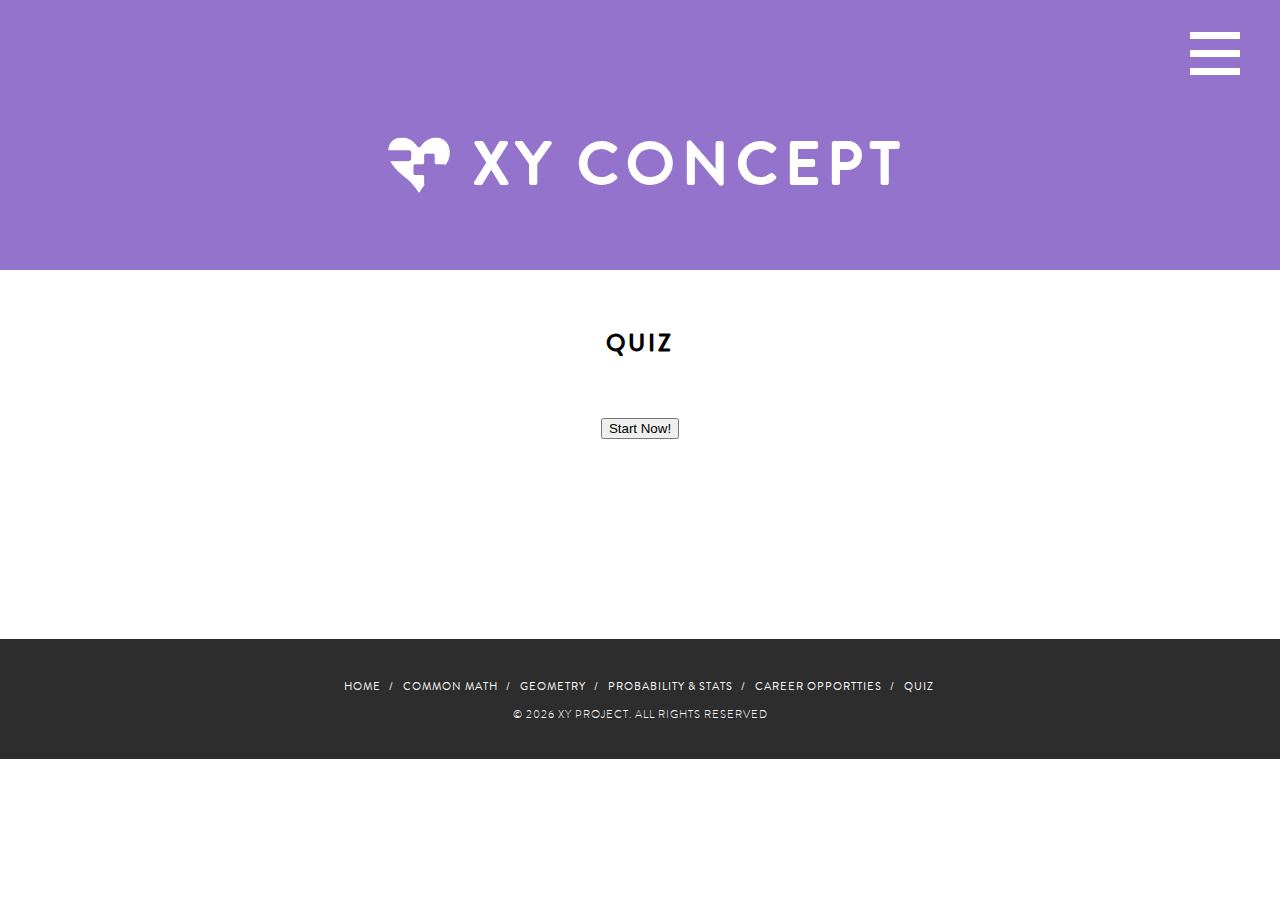
<file: quiz.html>
<!DOCTYPE html>
<html>

<head>
    <meta charset="UTF-8" />
    <link rel="stylesheet" type="text/css" href="css/style.css">
    <title>The XY Concept</title>
    <link href='https://fonts.googleapis.com/css?family=Source+Sans+Pro:400,200,300,600' rel='stylesheet' type='text/css'>
</head>

<body>
    <header class="quiz-header">
        <nav class="navigation-menu">
            <li><a href="index.html">Home</a></li>
            <li><a href="arithmetic.html">Common Math</a></li>
            <li><a href="geometry.html">Geometry</a></li>
            <li><a href="probability.html">Probability & Stats</a></li>
            <li><a href="careers.html">Career Opportunities</a></li>
            <li><a href="quiz.html">Quiz</a></li>
        </nav>
        <button class="c-hamburger c-hamburger--htx">
          <span>toggle menu</span>
        </button>
        <div class="home-logo">
            <img class="logo-icon" src="img/xy-icon-white.png">
            <h1 id="title">XY Concept</h1>
        </div>
    </header>
    <h1 class="page-title">Quiz</h1>
    <div class="button-wrapper"><button onclick="quizStarter();" id="startQuiz" class="btn">Start Now!</button></div>
    <div id="quizBox">
        <p id="questionNumber"></p>
        <p id="question"></p>
        <div id="answers"></div>
    </div>
    <footer>
        <li><a href="index.html">Home</a>/</li>
        <li><a href="arithmetic.html">Common Math</a>/</li>
        <li><a href="geometry.html">Geometry</a>/</li>
        <li><a href="probability.html">Probability & Stats</a>/</li>
        <li><a href="careers.html ">Career Opportties</a>/</li>
        <li><a href="quiz.html ">Quiz</a></li>
     <p> &copy; <script type="text/javascript ">
  document.write(new Date().getFullYear());
</script> XY PROJECT. ALL RIGHTS RESERVED</p>
<script src="//code.jquery.com/jquery-1.12.0.min.js"></script>
<script src="JS/min/script-min.js"></script>
<script src="JS/form.js"></script>
    </footer>
</body>

</html>
</file>
<file: css/style.css>
@font-face {
  font-family: 'brandon_grotesque_regularRg';
  src: url("../fonts/brandon_reg-webfont.eot");
  src: url("../fonts/brandon_reg-webfont.eot?#iefix") format("embedded-opentype"), url("../fonts/brandon_reg-webfont.woff2") format("woff2"), url("../fonts/brandon_reg-webfont.woff") format("woff"), url("../fonts/brandon_reg-webfont.ttf") format("truetype"), url("../fonts/brandon_reg-webfont.svg#brandon_grotesque_regularRg") format("svg");
  font-weight: normal;
  font-style: normal; }
@font-face {
  font-family: 'brandon_grotesquelight';
  src: url("../fonts/brandon_light-webfont.eot");
  src: url("../fonts/brandon_light-webfont.eot?#iefix") format("embedded-opentype"), url("../fonts/brandon_light-webfont.woff2") format("woff2"), url("../fonts/brandon_light-webfont.woff") format("woff"), url("../fonts/brandon_light-webfont.ttf") format("truetype"), url("../fonts/brandon_light-webfont.svg#brandon_grotesquelight") format("svg");
  font-weight: normal;
  font-style: normal; }
@font-face {
  font-family: 'brandon_grotesquemedium';
  src: url("../fonts/brandon_med-webfont.eot");
  src: url("../fonts/brandon_med-webfont.eot?#iefix") format("embedded-opentype"), url("../fonts/brandon_med-webfont.woff2") format("woff2"), url("../fonts/brandon_med-webfont.woff") format("woff"), url("../fonts/brandon_med-webfont.ttf") format("truetype"), url("../fonts/brandon_med-webfont.svg#brandon_grotesquemedium") format("svg");
  font-weight: normal;
  font-style: normal; }
html {
  margin: 0;
  padding: 0;
  font-family: "Source Sans Pro";
  font-weight: 300; }

body {
  margin: 0; }

p {
  font-size: 18px; }

/* nav */
nav {
  text-align: right;
  margin-right: 60px; }
  nav a {
    transition: 200ms;
    text-decoration: none;
    font-family: "brandon_grotesquemedium";
    text-transform: uppercase;
    color: black;
    letter-spacing: 1px;
    color: white;
    padding-top: 24px;
    padding-bottom: 24px;
    border-top: solid 2px rgba(255, 255, 255, 0);
    border-bottom: solid 2px rgba(255, 255, 255, 0); }
    nav a:hover {
      transition: 200ms;
      padding-top: 8px;
      padding-bottom: 8px;
      border-top: solid 2px white;
      border-bottom: solid 2px white; }
  nav li {
    list-style: none;
    display: inline-block;
    padding: 30px 40px 0 40px; }

.c-hamburger {
  display: none; }

/* header */
header {
  background-color: #345470;
  height: 30vh;
  color: white;
  display: flex;
  align-items: center;
  justify-content: center; }
  header nav {
    position: absolute;
    right: 0; }

.home-header {
  height: 50vh; }

.careers-header {
  background-color: #DD9E74; }

.probability-header {
  background-color: #BE5A5A; }

.geometry-header {
  background-color: #6FBC9D; }

.arithmetic-header {
  background-color: #2C73A0; }

.quiz-header {
  background-color: #9473CD; }

.logo-icon {
  padding-right: 10px;
  height: 100px;
  width: 88px; }

.home-logo {
  display: flex;
  align-items: center;
  justify-content: center;
  padding-top: 60px; }

h1 {
  font-family: "brandon_grotesquemedium";
  text-transform: uppercase;
  letter-spacing: 7px;
  text-align: center;
  font-size: 60px; }

/* about */
.home h2.sub-heading {
  font-family: "brandon_grotesquemedium";
  text-transform: uppercase;
  letter-spacing: 3px;
  text-align: center;
  padding-bottom: 40px;
  padding-top: 40px; }
.home p {
  text-align: center;
  max-width: 750px;
  letter-spacing: 1px;
  margin: 0 auto;
  padding-bottom: 40px;
  line-height: 28px;
  font-size: 18px; }
.home #third {
  padding-bottom: 90px; }
.home .black-line {
  background-color: black;
  height: 1px;
  width: 1200px;
  margin: 0 auto; }

.sub-heading {
  font-size: 24px;
  letter-spacing: 3px;
  padding: 70px; }

/* concepts */
.concepts {
  padding-bottom: 150px; }
  .concepts h3 {
    font-family: "brandon_grotesquemedium";
    letter-spacing: 1px;
    font-size: 25px;
    text-align: center;
    margin-bottom: 15px;
    margin-top: 5px; }
  .concepts .box-wrapper {
    min-width: 100%;
    display: flex;
    justify-content: center;
    align-items: center; }
    .concepts .box-wrapper .box:nth-child(2) ul {
      margin-top: 15px; }
      .concepts .box-wrapper .box:nth-child(2) ul li {
        margin-top: 10px; }
    .concepts .box-wrapper .box:nth-child(1) ul {
      margin-top: 10px; }
  .concepts .box {
    width: 250px;
    min-height: 425px;
    margin: 10px;
    padding: 25px;
    border: solid 2px black; }
    .concepts .box .box-content {
      height: 350px;
      border-top: 1px solid black;
      border-bottom: 1px solid black; }
      .concepts .box .box-content li {
        list-style-type: none;
        position: relative;
        margin-right: 10px;
        font-size: 18px; }
        .concepts .box .box-content li:before {
          content: "";
          position: absolute;
          top: 8px;
          left: -24px;
          width: 20px;
          height: 20px;
          background-image: url("../img/check.png");
          background-repeat: no-repeat; }
      .concepts .box .box-content ul {
        margin-left: 30px; }
    .concepts .box a {
      background-color: white;
      display: block;
      text-decoration: none;
      text-align: center;
      color: black;
      font-family: "brandon_grotesque_regularRg";
      width: 145px;
      height: 45px;
      border: black solid 2px;
      margin: 0 auto;
      margin-top: 20px;
      letter-spacing: 1px;
      display: flex;
      align-items: center;
      justify-content: center;
      font-size: 18px; }
  .concepts .common-box {
    background-color: #D7EAF6; }
  .concepts .geo-box {
    background-color: #CCF8E6; }
  .concepts .prob-box {
    background-color: #F5C2C2; }
  .concepts li {
    letter-spacing: .3px;
    line-height: 23px;
    text-align: center;
    padding-bottom: 25px; }
  .concepts ul {
    padding-left: 20px;
    padding-top: 20px;
    max-width: 183px;
    margin: 0 auto; }

#contact-title {
  padding-bottom: 30px; }

form {
  max-width: 1000px;
  margin: 0 auto; }
  form input {
    border: #8E8E8E solid 1px;
    font-family: "Source Sans Pro";
    font-weight: 200;
    font-size: 18px;
    text-transform: uppercase;
    letter-spacing: 1px;
    padding-left: 5px;
    margin: 20px; }
    form input:placeholder-shown {
      font-family: "Source Sans Pro";
      font-weight: 200;
      font-size: 18px;
      text-transform: uppercase;
      letter-spacing: 1px;
      padding-left: 5px; }
  form textarea {
    border: #8E8E8E solid 1px;
    font-family: "Source Sans Pro";
    font-weight: 200;
    font-size: 18px;
    text-transform: uppercase;
    letter-spacing: 1px;
    padding-left: 5px;
    margin: 22px; }
    form textarea:placeholder-shown {
      font-family: "Source Sans Pro";
      font-weight: 200;
      font-size: 18px;
      text-transform: uppercase;
      letter-spacing: 1px;
      padding-left: 5px; }
  form .name {
    width: 430px;
    height: 30px; }
  form .email {
    width: 430px;
    height: 30px; }
  form .message {
    width: 900px;
    height: 200px; }
  form .send {
    padding: 10px;
    background-color: white;
    margin-bottom: 70px; }

/* common math */
.page-title {
  font-family: "brandon_grotesquemedium";
  text-transform: uppercase;
  letter-spacing: 3px;
  text-align: center;
  padding-bottom: 40px;
  padding-top: 40px;
  font-size: 24px; }

.intro #description {
  letter-spacing: 1px;
  max-width: 500px;
  line-height: 24px; }
.intro #truck {
  width: 268px;
  height: 147px; }
.intro #clock {
  width: 140px;
  height: 117px;
  position: absolute;
  top: -44px;
  left: 154px; }
.intro #blue-sub-heading {
  background-color: #86B5D3;
  padding-top: 50px;
  padding-bottom: 50px;
  color: white;
  text-align: center;
  letter-spacing: 1px; }
.intro .truck-wrapper {
  margin-left: 92px;
  position: relative; }

.section-row {
  display: flex;
  flex-direction: row;
  align-items: center;
  justify-content: center;
  margin-bottom: 80px; }

.timeline {
  max-width: 1000px;
  margin: 0 auto; }
  .timeline .timeline-intro {
    max-width: 550px;
    text-align: center;
    margin: 50px auto;
    letter-spacing: 1px;
    line-height: 24px; }

.section-row > img {
  margin-left: 170px;
  margin-top: 40px; }
.section-row p {
  max-width: 450px;
  letter-spacing: .5px;
  line-height: 24px; }
.section-row h3 {
  letter-spacing: 1px; }

/* Geometry */
.basic {
  height: 216px;
  background-color: #4B9678;
  color: white;
  display: flex;
  align-items: center;
  justify-content: center;
  text-align: center;
  margin-bottom: 90px; }
  .basic p {
    max-width: 726px;
    letter-spacing: .5px; }

#protractor {
  margin-top: 30px;
  margin-bottom: 100px; }

#lines {
  margin-top: 30px;
  margin-bottom: 100px; }

.geometry-wrapper {
  max-width: 1000px;
  margin: 0 auto; }
  .geometry-wrapper p {
    max-width: 475px; }

/* Probability */
.probability img {
  width: 104px;
  height: 160px; }
.probability p {
  max-width: 600px; }

.probability-wrapper {
  max-width: 1100px;
  display: flex;
  flex-direction: row;
  flex-wrap: wrap;
  justify-content: flex-start;
  margin: 0 auto; }
  .probability-wrapper > div {
    max-width: 474px;
    margin: 15px 30px 15px 30px; }
  .probability-wrapper .disease img {
    width: 238px;
    height: 191px;
    margin-top: 50px; }
  .probability-wrapper .medical img {
    width: 230px;
    height: 206px;
    margin-top: 50px; }
  .probability-wrapper .weather img {
    width: 400px;
    height: 129px;
    margin-top: 50px; }
  .probability-wrapper div {
    text-align: center;
    margin-bottom: 100px; }
    .probability-wrapper div p {
      text-align: left;
      letter-spacing: .5px; }
    .probability-wrapper div h3 {
      text-align: left; }

/* Career */
.career {
  max-width: 1200px;
  margin: 0 auto; }
  .career p {
    max-width: 700px;
    margin: 20px auto;
    text-align: center;
    letter-spacing: .5px;
    line-height: 23px; }
  .career .careers-image-wrapper {
    text-align: center;
    margin-bottom: 200px; }
  .career #bar-graphs {
    margin-top: 100px;
    margin-bottom: 100px; }

/* quiz */
.button-wrapper {
  min-width: 100%;
  text-align: center; }

#quizBox {
  max-width: 80%;
  margin: 100px auto 200px auto; }

/* footer */
footer {
  background-color: #2D2D2D;
  color: white;
  text-align: center;
  margin: 0;
  height: 120px; }
  footer a {
    text-decoration: none;
    color: white;
    padding-right: 8px;
    padding-left: 6px; }
  footer li {
    list-style: none;
    display: inline-block;
    font-family: "brandon_grotesque_regularRg";
    text-transform: uppercase;
    letter-spacing: 1px;
    font-size: 11px; }
    footer li:first-child {
      margin-top: 40px; }
  footer p {
    font-family: "brandon_grotesquelight";
    text-transform: uppercase;
    letter-spacing: 1px;
    font-size: 11px; }

/* Mobile Styles */
@media screen and (max-width: 1280px) {
  .navigation-menu {
    background-color: rgba(0, 0, 0, 0.6);
    position: absolute;
    top: -702px;
    right: 0;
    transition: 500ms;
    min-width: 100%;
    display: flex;
    flex-direction: column;
    text-align: center;
    margin-right: 0;
    padding-top: 70px;
    padding-bottom: 50px;
    z-index: 1;
    font-size: 30px; }
    .navigation-menu a {
      display: block;
      padding-bottom: 10px;
      padding-top: 10px; }

  .c-hamburger {
    display: block;
    position: absolute;
    top: 20px;
    right: 30px;
    z-index: 2;
    overflow: hidden;
    margin: 0;
    padding: 0;
    width: 70px;
    height: 70px;
    font-size: 0;
    text-indent: -9999px;
    appearance: none;
    box-shadow: none;
    border-radius: none;
    border: none;
    cursor: pointer;
    transition: background 0.3s; }

  .c-hamburger:focus {
    outline: none; }

  .c-hamburger span {
    display: block;
    position: absolute;
    top: 30px;
    left: 10px;
    right: 10px;
    height: 7px;
    background: white; }

  .c-hamburger span::before,
  .c-hamburger span::after {
    position: absolute;
    display: block;
    left: 0;
    width: 100%;
    height: 7px;
    background-color: #fff;
    content: ""; }

  .c-hamburger span::before {
    top: -18px; }

  .c-hamburger span::after {
    bottom: -18px; }

  .c-hamburger--htx {
    background-color: transparent; }

  .c-hamburger--htx span {
    transition: background 0s 0.3s; }

  .c-hamburger--htx span::before,
  .c-hamburger--htx span::after {
    transition-duration: 0.3s, 0.3s;
    transition-delay: 0.3s, 0s; }

  .c-hamburger--htx span::before {
    transition-property: top, transform; }

  .c-hamburger--htx span::after {
    transition-property: bottom, transform; }

  /* active state, i.e. menu open */
  .c-hamburger--htx.is-active span {
    background: none; }

  .c-hamburger--htx.is-active span::before {
    top: 0;
    transform: rotate(45deg); }

  .c-hamburger--htx.is-active span::after {
    bottom: 0;
    transform: rotate(-45deg); }

  .c-hamburger--htx.is-active span::before,
  .c-hamburger--htx.is-active span::after {
    transition-delay: 0s, 0.3s; } }
</file>
